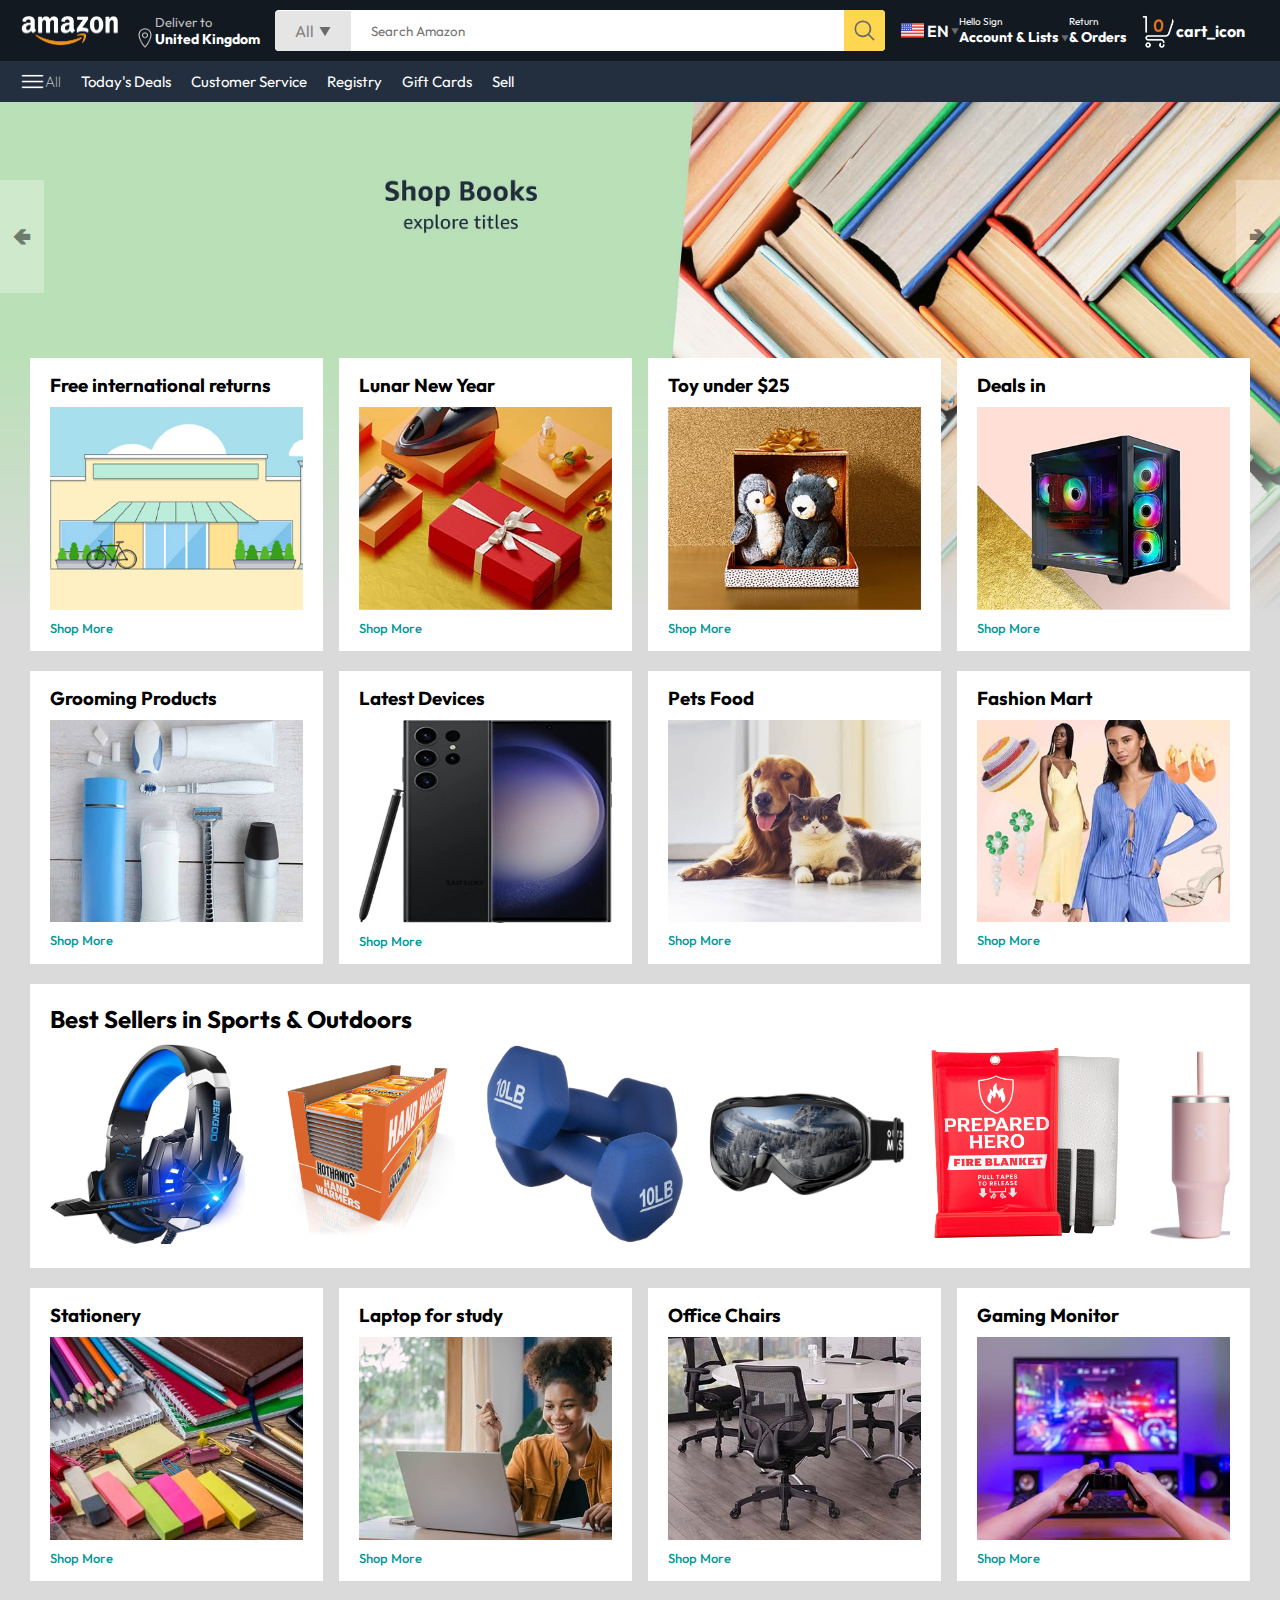
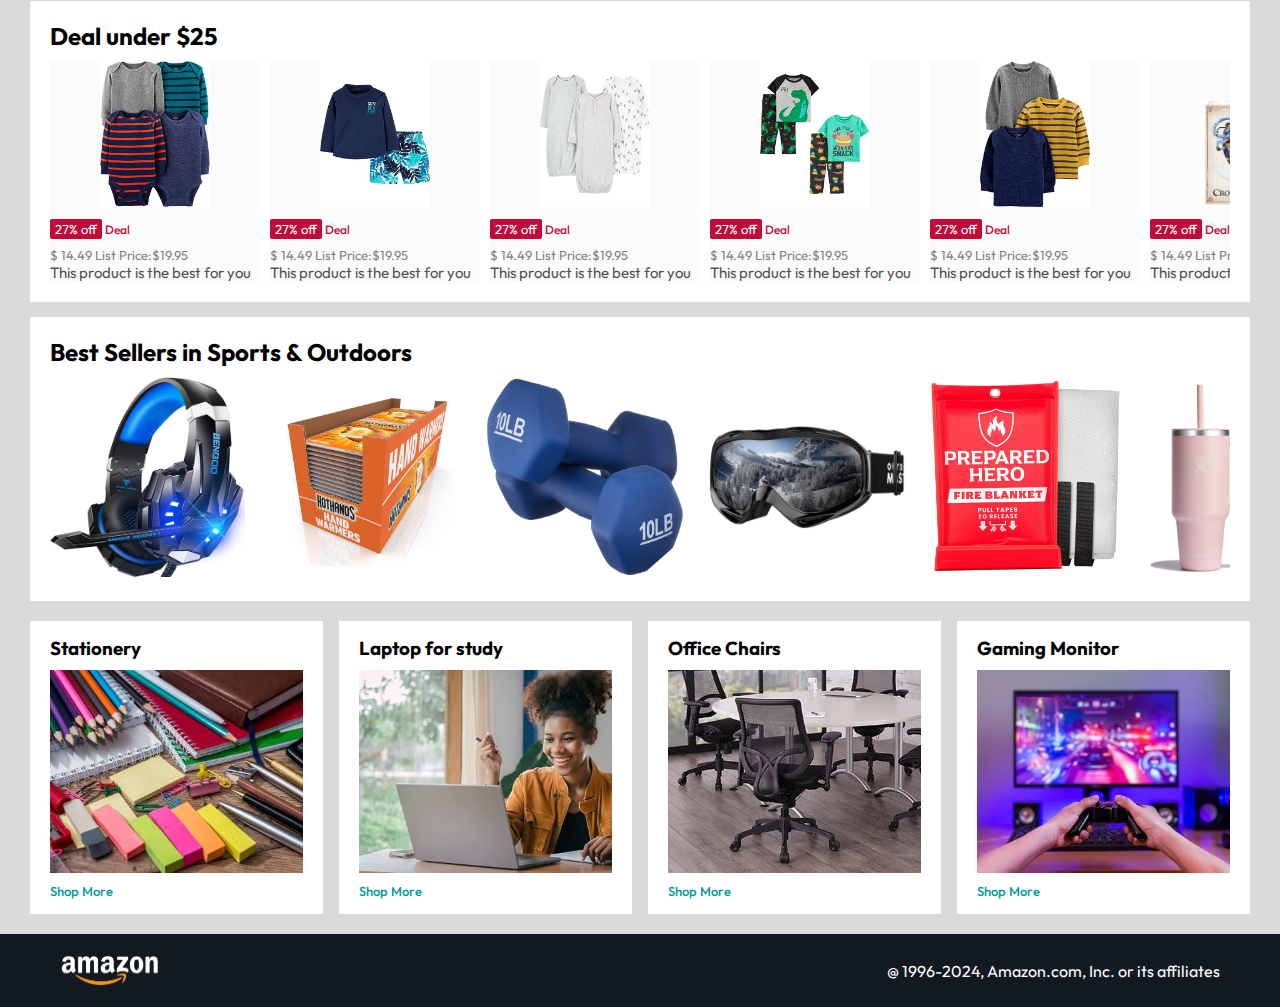
<file: index.html>
<!DOCTYPE html>
<html lang="en">
<head>
    <meta charset="UTF-8">
    <meta name="viewport" content="width=device-width, initial-scale=1.0">
    <title>Amazon Clone</title>
    <link rel="stylesheet" href="style.css">
</head>
<body>
    <nav>
        <a href="/"></a>
        <img src="img/amazon_logo.png" width="100" alt="">
        </a>
    <div class="nav-country">
       <img src="img/location_icon.png" height="20" alt="">
       <div>
        <p> Deliver to</p>
        <h1>United Kingdom</h1>
       </div> 
    </div>

    <div class="nav-search">
        <div class="nav-search-gategory">
            <p>All</p>
            <img src="img/dropdown_icon.png" height="12" alt="">
        </div>
        <input type="text" class="nav-search-input" placeholder="Search Amazon">
        <img src="img/search_icon.png" class="nav-search-icon" alt="">                                                                                                          
    </div>

    <div class="nav-language">
        <img src="img/us_flag.png" width="25px" alt="">
        <p>EN</p>
        <img src="img/dropdown_icon.png" width="8px" alt="">
    </div>
    <div class="nav-text">
        <p> <a href="C:/Users/HP/Desktop/pro/signin.html">Hello Sign</a></p>
        <h1>Account & Lists <img src="img/dropdown_icon.png" width="8px" alt=""></h1>      
    </div>
    <div class="nav-text">
        <p>Return</p>
        <h1>& Orders</h1>      
    </div>
    <a href="C:/Users/HP/Desktop/pro/cart.html" class="nav-cart">
        <img src="img/cart_icon.png" width="35px" alt="">
        <h4>cart_icon</h4>
    </a>
    </nav>
    <div class="nav-bottom">
        <div>
        <img src="img/menu_icon.png" width="25px"  alt="">
        <p>All</p>
    </div>
    <p>Today's Deals</p>
    <p>Customer Service</p>
    <p>Registry</p>
    <p>Gift Cards</p>
    <p>Sell</p>
</div>
<div class="header-slider">
    <a href="#" class="control_prev">&#129144</a>
    <a href="#" class="control_next">&#129146</a>
    <ul>
        <img src="img/header1.jpg" class="header-img" alt="">
        <img src="img/header2.jpg" class="header-img" alt="">
        <img src="img/header3.jpg" class="header-img" alt="">
        <img src="img/header4.jpg" class="header-img" alt="">
        <img src="img/header5.jpg" class="header-img" alt="">
        <img src="img/header6.jpg" class="header-img" alt="">
    </ul>
</div>
<div class="box-row header-box">
    <div class="box-col">
        <h3> Free international returns</h3>
        <img src="img/box1-1.jpg" alt="">
        <a href="/">Shop More</a>
    </div>
    <div class="box-col">
        <h3> Lunar New Year</h3>
        <img src="img/box1-2.jpg" alt="">
        <a href="/">Shop More</a>
    </div>
    <div class="box-col">
        <h3> Toy under $25</h3>
        <img src="img/box1-3.jpg" alt="">
        <a href="/">Shop More</a>
    </div>
    <div class="box-col">
        <h3> Deals in</h3>
        <img src="img/box1-4.jpg" alt="">
        <a href="/">Shop More</a>
    </div>
</div>
<div class="box-row">
    <div class="box-col">
        <h3> Grooming Products</h3>
        <img src="img/box2-1.jpg" alt="">
        <a href="/">Shop More</a>
    </div>
    <div class="box-col">
        <h3> Latest Devices</h3>
        <img src="img/box2-2.jpg" alt="">
        <a href="/">Shop More</a>
    </div>
    <div class="box-col">
        <h3> Pets Food</h3>
        <img src="img/box2-3.jpg" alt="">
        <a href="/">Shop More</a>
    </div>
    <div class="box-col">
        <h3> Fashion Mart</h3>
        <img src="img/box2-4.jpg" alt="">
        <a href="/">Shop More</a>
    </div>
</div>

<div class="product-slider">
    <h2>Best Sellers in Sports & Outdoors</h2>
    <div class="products">
        <a href="C:/Users/HP/Desktop/pro/product.html"> <img src="img/product_img.jpg" alt="" target="main"> </a>
        <img src="img/product1-1.jpg" alt="">
        <img src="img/product1-2.jpg" alt="">
        <img src="img/product1-3.jpg" alt="">
        <img src="img/product1-4.jpg" alt="">
        <img src="img/product1-5.jpg" alt="">
        <img src="img/product1-6.jpg" alt="">
        <img src="img/product1-7.jpg" alt="">
        <img src="img/product1-8.jpg" alt="">
        <img src="img/product1-9.jpg" alt="">
        <img src="img/product1-10.jpg" alt="">
    </div>
</div>

<div class="box-row">
    <div class="box-col">
        <h3> Stationery</h3>
        <img src="img/box3-1.jpg" alt="">
        <a href="/">Shop More</a>
    </div>
    <div class="box-col">
        <h3>Laptop for study </h3>
        <img src="img/box3-2.jpg" alt="">
        <a href="/">Shop More</a>
    </div>
    <div class="box-col">
        <h3> Office Chairs</h3>
        <img src="img/box3-3.jpg" alt="">
        <a href="/">Shop More</a>
    </div>
    <div class="box-col">
        <h3> Gaming Monitor</h3>
        <img src="img/box3-4.jpg" alt="">
        <a href="/">Shop More</a>
    </div>
</div>

<div class="products-slider-with-price">
   <h2>Deal under $25</h2>
   <div class="products">
    <div class="product-card">
        <div class="product-img-container">
          <img src="img/product2-1.jpg" alt="">  
        </div>
        <div class="product-offer">
            <p>27% off</p> <span>Deal</span>
        </div> 
        <p class="product-price">$ <span>14.49</span> List Price:$19.95</p>
        <h4>This product is the best for you</h4> 
    </div>
    <div class="product-card">
        <div class="product-img-container">
          <img src="img/product2-2.jpg" alt="">  
        </div>
        <div class="product-offer">
            <p>27% off</p> <span>Deal</span>
        </div> 
        <p class="product-price">$ <span>14.49</span> List Price:$19.95</p>
        <h4>This product is the best for you</h4> 
    </div>
    <div class="product-card">
        <div class="product-img-container">
          <img src="img/product2-3.jpg" alt="">  
        </div>
        <div class="product-offer">
            <p>27% off</p> <span>Deal</span>
        </div> 
        <p class="product-price">$ <span>14.49</span> List Price:$19.95</p>
        <h4>This product is the best for you</h4> 
    </div>
    <div class="product-card">
        <div class="product-img-container">
          <img src="img/product2-4.jpg" alt="">  
        </div>
        <div class="product-offer">
            <p>27% off</p> <span>Deal</span>
        </div> 
        <p class="product-price">$ <span>14.49</span> List Price:$19.95</p>
        <h4>This product is the best for you</h4> 
    </div>
    <div class="product-card">
        <div class="product-img-container">
          <img src="img/product2-5.jpg" alt="">  
        </div>
        <div class="product-offer">
            <p>27% off</p> <span>Deal</span>
        </div> 
        <p class="product-price">$ <span>14.49</span> List Price:$19.95</p>
        <h4>This product is the best for you</h4> 
    </div>
    <div class="product-card">
        <div class="product-img-container">
          <img src="img/product2-6.jpg" alt="">  
        </div>
        <div class="product-offer">
            <p>27% off</p> <span>Deal</span>
        </div> 
        <p class="product-price">$ <span>14.49</span> List Price:$19.95</p>
        <h4>This product is the best for you</h4> 
    </div>
    <div class="product-card">
        <div class="product-img-container">
          <img src="img/product2-7.jpg" alt="">  
        </div>
        <div class="product-offer">
            <p>27% off</p> <span>Deal</span>
        </div> 
        <p class="product-price">$ <span>14.49</span> List Price:$19.95</p>
        <h4>This product is the best for you</h4> 
    </div>
    <div class="product-card">
        <div class="product-img-container">
          <img src="img/product2-8.jpg" alt="">  
        </div>
        <div class="product-offer">
            <p>27% off</p> <span>Deal</span>
        </div> 
        <p class="product-price">$ <span>14.49</span> List Price:$19.95</p>
        <h4>This product is the best for you</h4> 
    </div>
    <div class="product-card">
        <div class="product-img-container">
          <img src="img/product2-9.jpg" alt="">  
        </div>
        <div class="product-offer">
            <p>27% off</p> <span>Deal</span>
        </div> 
        <p class="product-price">$ <span>14.49</span> List Price:$19.95</p>
        <h4>This product is the best for you</h4> 
    </div>
    <div class="product-card">
        <div class="product-img-container">
          <img src="img/product2-10.jpg" alt="">  
        </div>
        <div class="product-offer">
            <p>27% off</p> <span>Deal</span>
        </div> 
        <p class="product-price">$ <span>14.49</span> List Price:$19.95</p>
        <h4>This product is the best for you</h4> 
    </div>
    <div class="product-card">
        <div class="product-img-container">
          <img src="img/product2-11.jpg" alt="">  
        </div>
        <div class="product-offer">
            <p>27% off</p> <span>Deal</span>
        </div> 
        <p class="product-price">$ <span>14.49</span> List Price:$19.95</p>
        <h4>This product is the best for you</h4> 
    </div>
   </div>
</div>

<div class="product-slider">
    <h2>Best Sellers in Sports & Outdoors</h2>
    <div class="products">
        <a href="C:/Users/HP/Desktop/pro/product.html">
        <img src="img/product_img.jpg" alt="">
        </a>
        <img src="img/product1-1.jpg" alt="">
        <img src="img/product1-2.jpg" alt="">
        <img src="img/product1-3.jpg" alt="">
        <img src="img/product1-4.jpg" alt="">
        <img src="img/product1-5.jpg" alt="">
        <img src="img/product1-6.jpg" alt="">
        <img src="img/product1-7.jpg" alt="">
        <img src="img/product1-8.jpg" alt="">
        <img src="img/product1-9.jpg" alt="">
        <img src="img/product1-10.jpg" alt="">
    </div>
</div>

<div class="box-row">
    <div class="box-col">
        <h3> Stationery</h3>
        <img src="img/box3-1.jpg" alt="">
        <a href="/">Shop More</a>
    </div>
    <div class="box-col">
        <h3>Laptop for study </h3>
        <img src="img/box3-2.jpg" alt="">
        <a href="/">Shop More</a>
    </div>
    <div class="box-col">
        <h3> Office Chairs</h3>
        <img src="img/box3-3.jpg" alt="">
        <a href="/">Shop More</a>
    </div>
    <div class="box-col">
        <h3> Gaming Monitor</h3>
        <img src="img/box3-4.jpg" alt="">
        <a href="/">Shop More</a>
    </div>
</div>

<footer>
    <img src="img/amazon_logo.png" width="100" alt="">
    <p> @ 1996-2024, Amazon.com, Inc. or its affiliates</p>
</footer>

<script src="script.js"></script>
   </body> 
</body>
</html>
</file>
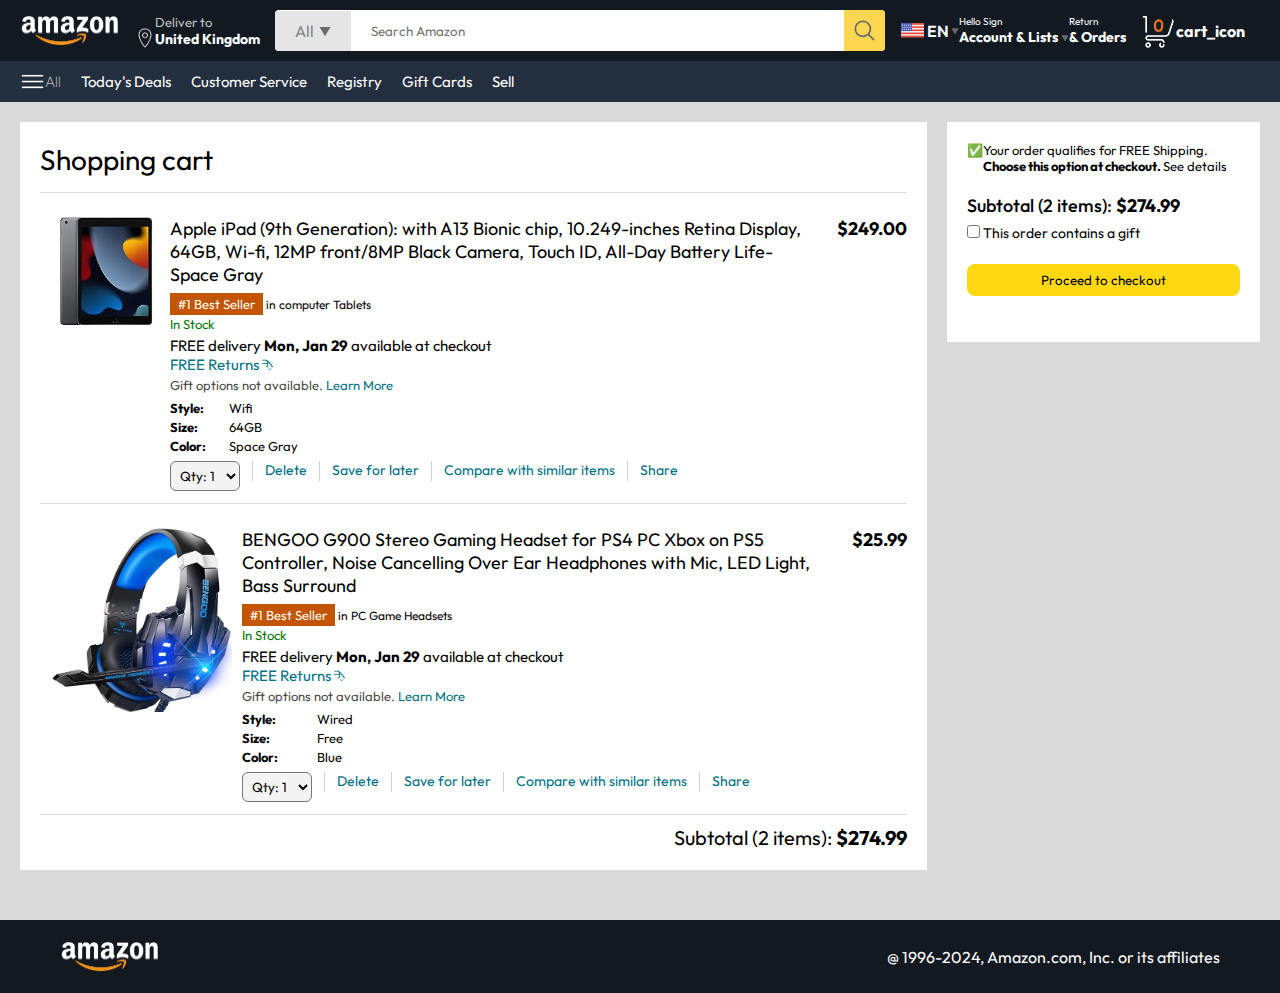
<file: cart.html>
<!DOCTYPE html>
<html lang="en">
<head>
    <meta charset="UTF-8">
    <meta name="viewport" content="width=device-width, initial-scale=1.0">
    <title>Cart</title>
    <link rel="stylesheet" href="./style.css">
    <link rel="stylesheet" href="./cart.css">
</head>
<body>
  
    <nav>
        <a href="/"></a>
        <img src="img/amazon_logo.png" width="100" alt="">
        </a>
    <div class="nav-country">
       <img src="img/location_icon.png" height="20" alt="">
       <div>
        <p> Deliver to</p>
        <h1>United Kingdom</h1>
       </div> 
    </div>

    <div class="nav-search">
        <div class="nav-search-gategory">
            <p>All</p>
            <img src="img/dropdown_icon.png" height="12" alt="">
        </div>
        <input type="text" class="nav-search-input" placeholder="Search Amazon">
        <img src="img/search_icon.png" class="nav-search-icon" alt="">                                                                                                          
    </div>

    <div class="nav-language">
        <img src="img/us_flag.png" width="25px" alt="">
        <p>EN</p>
        <img src="img/dropdown_icon.png" width="8px" alt="">
    </div>
    <div class="nav-text">
        <p> <a href="/signin.html">Hello Sign</a></p>
        <h1>Account & Lists <img src="img/dropdown_icon.png" width="8px" alt=""></h1>      
    </div>
    <div class="nav-text">
        <p>Return</p>
        <h1>& Orders</h1>      
    </div>
    <a href="/cart.html" class="nav-cart">
        <img src="img/cart_icon.png" width="35px" alt="">
        <h4>cart_icon</h4>
    </a>
    </nav>
    <div class="nav-bottom">
        <div>
        <img src="img/menu_icon.png" width="25px"  alt="">
        <p>All</p>
    </div>
    <p>Today's Deals</p>
    <p>Customer Service</p>
    <p>Registry</p>
    <p>Gift Cards</p>
    <p>Sell</p>
</div>

<div class="cart">
    <div class="cart-left">
        <h1>Shopping cart</h1>
        <hr>
        <div class="product-cart-list">
            <img src="img/ipad_img.jpg" alt="" width="108px">
            <div>
                <div class="product-cart-titleprice">
                    <p>Apple iPad (9th Generation): with A13 Bionic chip, 10.249-inches
                        Retina Display, 64GB, Wi-fi, 12MP front/8MP Black
                        Camera, Touch ID, All-Day Battery Life-Space Gray
                    </p>
                    <p><b>$249.00</b></p>
                </div>
                <p class="product-cart-bestseller"><span>#1 Best Seller</span> in computer Tablets</p>
                <p class="product-cart-stock">In Stock</p>
                <p class="product-cart-delivery">FREE delivery <b>Mon, Jan 29</b> available at checkout</p>
                <p class="product-cart-returns">FREE Returns &#11191</p>
                <p class="product-cart-gift">Gift options not available. <span>Learn More</span></p>

                <div class="product-cart-specs">
                    <p><b>Style:</b></p> <p>Wifi</p>
                    <p><b>Size:</b></p> <p>64GB</p>
                    <p><b>Color:</b></p> <p>Space Gray</p>
                </div>

                <div class="cart-list-action">
                    <select>
                        <option value="1">Qty: 1</option>
                        <option value="2">Qty: 2</option>
                        <option value="3">Qty: 3</option>
                        <option value="4">Qty: 4</option>
                        <option value="5">Qty: 5</option>
                    </select>
                    <hr>
                    <p class="action-btn">Delete</p>
                    <hr>
                    <p class="action-btn">Save for later</p>
                    <hr>
                    <p class="action-btn">Compare with similar items</p>
                    <hr>
                    <p class="action-btn">Share</p>   
                </div>
                
            </div>
        </div>
        <hr>
        <div class="product-cart-list">
            <img src="img/product_img.jpg" alt="" width="180px">
            <div>
                <div class="product-cart-titleprice">
                    <p>BENGOO G900 Stereo Gaming Headset for PS4 PC Xbox on
                        PS5 Controller, Noise Cancelling Over Ear Headphones with
                        Mic, LED Light, Bass Surround
                    </p>
                    <p><b>$25.99</b></p>
                </div>
                <p class="product-cart-bestseller"><span>#1 Best Seller</span> in PC Game Headsets</p>
                <p class="product-cart-stock">In Stock</p>
                <p class="product-cart-delivery">FREE delivery <b>Mon, Jan 29</b> available at checkout</p>
                <p class="product-cart-returns">FREE Returns &#11191</p>
                <p class="product-cart-gift">Gift options not available. <span>Learn More</span></p>

                <div class="product-cart-specs">
                    <p><b>Style:</b></p> <p>Wired</p>
                    <p><b>Size:</b></p> <p>Free</p>
                    <p><b>Color:</b></p> <p>Blue</p>
                </div>

                <div class="cart-list-action">
                    <select>
                        <option value="1">Qty: 1</option>
                        <option value="2">Qty: 2</option>
                        <option value="3">Qty: 3</option>
                        <option value="4">Qty: 4</option>
                        <option value="5">Qty: 5</option>
                    </select>
                    <hr>
                    <p class="action-btn">Delete</p>
                    <hr>
                    <p class="action-btn">Save for later</p>
                    <hr>
                    <p class="action-btn">Compare with similar items</p>
                    <hr>
                    <p class="action-btn">Share</p>   
                </div>
         </div>
     </div>
    
    <hr>
    <div class="cart-list-subtotal">
        Subtotal (2 items): <b>$274.99</b>
    </div>
</div>
    <div class="cart-right">
        <div class="cart-free-delivery">
            <p>&#x2705</p>
            <p>Your order qualifies for FREE Shipping. <b>Choose this option at checkout. </b> See details</p>
        </div>
        <p class="cart-subtotal"> Subtotal (2 items): <b>$274.99</b></p>
        <p class="cart-right-gift"> <input type="checkbox"> This order contains a gift</p>
        <button>Proceed to checkout</button>
    </div>
</div>

<footer class="footer-cart">
    <img src="img/amazon_logo.png" width="100" alt="">
    <p> @ 1996-2024, Amazon.com, Inc. or its affiliates</p>
</footer>
</body>
</html>
</file>
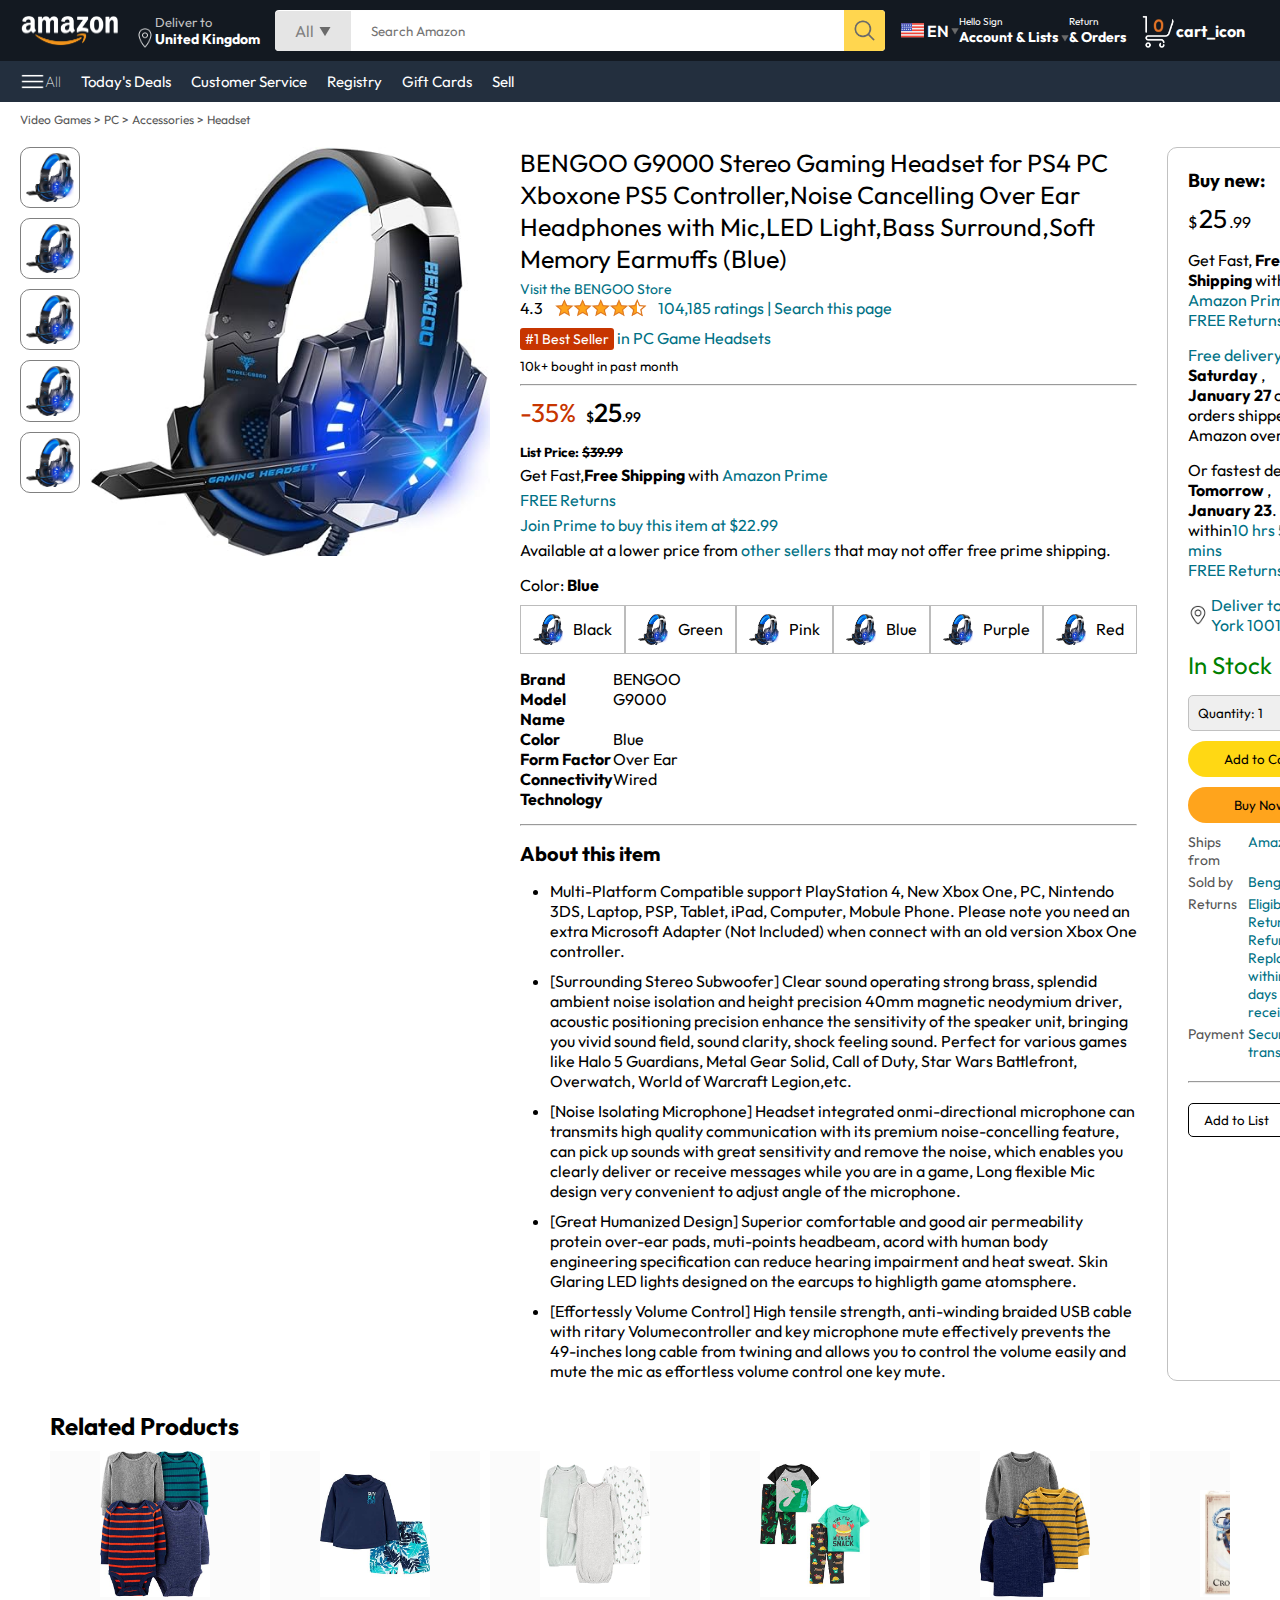
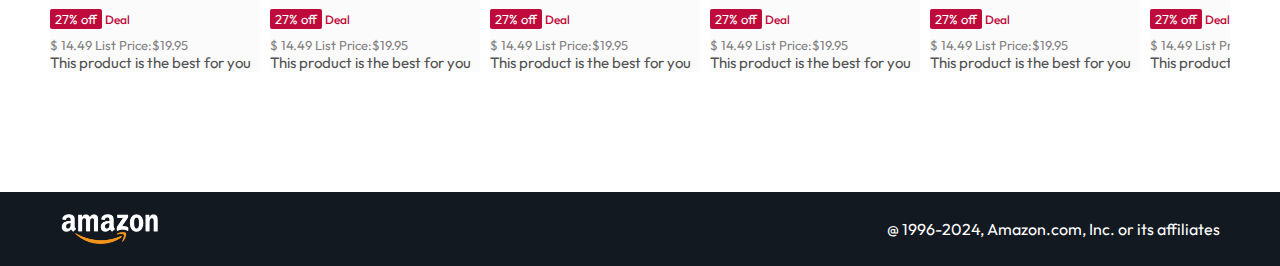
<file: product.html>
<!DOCTYPE html>
<html lang="en">
<head>
    <meta charset="UTF-8">
    <meta name="viewport" content="width=device-width, initial-scale=1.0">
    <title>Product Page</title>
    <link rel="stylesheet" href="style.css">
    <link rel="stylesheet" href="product.css">
</head>
<body>
    <nav>
        <a href="/"></a>
        <img src="img/amazon_logo.png" width="100" alt="">
        </a>
    <div class="nav-country">
       <img src="img/location_icon.png" height="20" alt="">
       <div>
        <p> Deliver to</p>
        <h1>United Kingdom</h1>
       </div> 
    </div>

    <div class="nav-search">
        <div class="nav-search-gategory">
            <p>All</p>
            <img src="img/dropdown_icon.png" height="12" alt="">
        </div>
        <input type="text" class="nav-search-input" placeholder="Search Amazon">
        <img src="img/search_icon.png" class="nav-search-icon" alt="">                                                                                                          
    </div>

    <div class="nav-language">
        <img src="img/us_flag.png" width="25px" alt="">
        <p>EN</p>
        <img src="img/dropdown_icon.png" width="8px" alt="">
    </div>
    <div class="nav-text">
        <p> <a href="C:/Users/HP/Desktop/pro/signin.html" target="main">Hello Sign</a></p>
        <h1>Account & Lists <img src="img/dropdown_icon.png" width="8px" alt=""></h1>      
    </div>
    <div class="nav-text">
        <p>Return</p>
        <h1>& Orders</h1>      
    </div>
    <a href="C:/Users/HP/Desktop/pro/cart.html" class="nav-cart" target="main">
        <img src="img/cart_icon.png" width="35px" alt="" target="_main" >
        <h4>cart_icon</h4>
    </a>
    </nav>
    <div class="nav-bottom">
        <div>
        <img src="img/menu_icon.png" width="25px"  alt="">
        <p>All</p>
    </div>
    <p>Today's Deals</p>
    <p>Customer Service</p>
    <p>Registry</p>
    <p>Gift Cards</p>
    <p>Sell</p>
</div>

<p class="breadcrum">Video Games > PC > Accessories > Headset</p>

<div class="product-display">
    <div class="product-d-image">
        <div class="product-icons">
            <img src="img/product_img.jpg" alt="" width="60">
            <img src="img/product_img.jpg" alt="" width="60">
            <img src="img/product_img.jpg" alt="" width="60">
            <img src="img/product_img.jpg" alt="" width="60">
            <img src="img/product_img.jpg" alt="" width="60"> 
        </div>
        <div class="product-main-image">
            <img src="img/product_img.jpg" alt="" width="400">
        </div>
    </div>
    <div class="product-d-details">
        <P class=" product-title">
            BENGOO G9000 Stereo Gaming Headset for PS4 PC Xboxone PS5
            Controller,Noise Cancelling Over Ear Headphones with Mic,LED Light,Bass Surround,Soft Memory Earmuffs (Blue)
        </P>
         <p class="brand-store"> Visit the BENGOO Store</p>
         <div class="product-rating">
            <div>
                <div>4.3 <img src="img/rating_img.png" height="20px"></div>
                 <p>104,185 ratings | Search this page</p>
            </div>
            <p><span>#1 Best Seller</span> in PC Game Headsets</p>
            <h5>10k+ bought in past month</h5>
            <hr>
         </div>
         <div class="product-d-price">
            <div>
                <p>-35%</p>
                <h1>$<span>25</span>.99</h1>
            </div>
            <h5>List Price: <span>$39.99</span></h5>
            <p>Get Fast,<b>Free Shipping </b>with <span>Amazon Prime</span></p>
            <p><span>FREE Returns</span></p>
            <p><span>Join Prime to buy this item at $22.99</span></p>
            <p>Available at a lower price from <span>other sellers </span>that may not offer free prime shipping.</p>
         </div>
       
         <div class="product-color-selection">
            <p>Color: <b>Blue</b></p>
            <div class="product-color-options">
                <div class="option">
                    <img src="img/product_img.jpg" alt="" width="30px">
                    <p>Black</p>
                </div>
                <div class="option">
                    <img src="img/product_img.jpg" alt="" width="30px">
                    <p>Green</p>
                </div>
                <div class="option">
                    <img src="img/product_img.jpg" alt="" width="30px">
                    <p>Pink</p>
                </div>
                <div class="option">
                    <img src="img/product_img.jpg" alt="" width="30px">
                    <p>Blue</p>
                </div>
                <div class="option">
                    <img src="img/product_img.jpg" alt="" width="30px">
                    <p>Purple</p>
                </div>
                <div class="option">
                    <img src="img/product_img.jpg" alt="" width="30px">
                    <p>Red</p>
                </div>
            </div>
         </div>
         <div class="product-info">
            <p><b>Brand</b></p> <p>BENGOO</p>
            <p><b>Model Name</b></p> <p>G9000</p>
            <p><b>Color</b></p> <p>Blue</p>
            <p><b>Form Factor</b></p> <p>Over Ear</p>
            <p><b>Connectivity Technology</b></p> <p>Wired</p>
         </div>
         <hr>
         <div class="product-description">
            <h1>About this item</h1>
            <ul>
                <li>Multi-Platform Compatible support PlayStation 4, New
                     Xbox One, PC, Nintendo 3DS, Laptop, PSP, Tablet, iPad,
                     Computer, Mobule Phone. Please note you need an extra
                     Microsoft Adapter (Not Included) when connect with an old
                     version Xbox One controller.
                </li>
                <li>
                    [Surrounding Stereo Subwoofer] Clear sound operating
                    strong brass, splendid ambient noise isolation and 
                    height precision 40mm magnetic neodymium driver, acoustic
                    positioning precision enhance the sensitivity of the speaker
                    unit, bringing you vivid sound field, sound clarity, shock
                    feeling sound. Perfect for various games like Halo 5
                    Guardians, Metal Gear Solid, Call of Duty, Star Wars
                    Battlefront, Overwatch, World of Warcraft Legion,etc. 
                </li>
                <li>[Noise Isolating Microphone] Headset integrated
                    onmi-directional microphone can transmits high quality
                    communication with its premium noise-concelling feature,
                    can pick up sounds with great sensitivity and remove the 
                    noise, which enables you clearly deliver or receive
                    messages while you are in a game, Long flexible Mic
                    design very convenient to adjust angle of the microphone.
                </li>
                <li>
                    [Great Humanized Design] Superior comfortable and
                    good air permeability protein over-ear pads, muti-points
                    headbeam, acord with human body engineering specification
                    can reduce hearing impairment and heat sweat. Skin
                    Glaring LED lights designed on the earcups to highligth
                    game atomsphere.
                </li>
                <li>
                    [Effortessly Volume Control] High tensile strength,
                    anti-winding braided USB cable with ritary Volumecontroller and key microphone mute effectively prevents
                    the 49-inches long cable from twining and allows you to
                    control the volume easily and mute the mic as effortless
                    volume control one key mute.
                </li>
            </ul>
         </div>
    </div>
    <div class="product-d-purchase">
        <div class="title">
            <h3>Buy new:</h3> <img src="img/circle_icon.png" alt="" width="20px">
        </div>
        <h1 class="price">$<span>25</span>.99</h1>
        <div class="gap">
            <p>Get Fast, <b>Free Shipping</b> with <span>Amazon Prime</span></p>
            <p><span>FREE Returns</span></p>
        </div>
        <div class="gap">
            <p> <span>Free delivery</span> <b>Saturday</b> ,</p>
            <p><b>January 27</b> on orders shipped by Amazon over $35</p>
        </div>
        <div class="gap">
            <p>Or fastest delivery <b>Tomorrow</b> , <b>January 23</b>. Order within<span>10 hrs 56 mins</span></p>
            <p><span>FREE Returns</span></p>
        </div>
        <div class="delivery-location">
            <img src="img/location_icon_dark.png" alt="" width="20px">
            <p><span>Deliver to New York 10014</span></p>
        </div>
        <h2 class="product-stock">In Stock</h2>
        <select class="product-quantity">
            <option value="1">Quantity: 1</option>
            <option value="2">Quantity: 2</option>
            <option value="3">Quantity: 3</option>
        </select>
        <button class="btn">Add to Cart</button>
        <button class="btn product-buy">Buy Now</button>
        <div class="product-seller-info">
            <p>Ships from</p> <p><span>Amazon</span></p>
            <p>Sold by</p> <p><span>Bengoo Inc.</span></p>
            <p>Returns</p> <p><span>Eligible for Return, Refund or Replacement within 30 days of receipt</span></p>
            <p>Payment</p> <p><span>Secure transaction</span></p>
        </div>
        <hr>
        <button class="product-add-list">Add to List</button>
    </div>
</div>

<div class="products-slider-with-price">
    <h2>Related Products</h2>
    <div class="products">
     <div class="product-card">
         <div class="product-img-container">
           <img src="img/product2-1.jpg" alt="">  
         </div>
         <div class="product-offer">
             <p>27% off</p> <span>Deal</span>
         </div> 
         <p class="product-price">$ <span>14.49</span> List Price:$19.95</p>
         <h4>This product is the best for you</h4> 
     </div>
     <div class="product-card">
         <div class="product-img-container">
           <img src="img/product2-2.jpg" alt="">  
         </div>
         <div class="product-offer">
             <p>27% off</p> <span>Deal</span>
         </div> 
         <p class="product-price">$ <span>14.49</span> List Price:$19.95</p>
         <h4>This product is the best for you</h4> 
     </div>
     <div class="product-card">
         <div class="product-img-container">
           <img src="img/product2-3.jpg" alt="">  
         </div>
         <div class="product-offer">
             <p>27% off</p> <span>Deal</span>
         </div> 
         <p class="product-price">$ <span>14.49</span> List Price:$19.95</p>
         <h4>This product is the best for you</h4> 
     </div>
     <div class="product-card">
         <div class="product-img-container">
           <img src="img/product2-4.jpg" alt="">  
         </div>
         <div class="product-offer">
             <p>27% off</p> <span>Deal</span>
         </div> 
         <p class="product-price">$ <span>14.49</span> List Price:$19.95</p>
         <h4>This product is the best for you</h4> 
     </div>
     <div class="product-card">
         <div class="product-img-container">
           <img src="img/product2-5.jpg" alt="">  
         </div>
         <div class="product-offer">
             <p>27% off</p> <span>Deal</span>
         </div> 
         <p class="product-price">$ <span>14.49</span> List Price:$19.95</p>
         <h4>This product is the best for you</h4> 
     </div>
     <div class="product-card">
         <div class="product-img-container">
           <img src="img/product2-6.jpg" alt="">  
         </div>
         <div class="product-offer">
             <p>27% off</p> <span>Deal</span>
         </div> 
         <p class="product-price">$ <span>14.49</span> List Price:$19.95</p>
         <h4>This product is the best for you</h4> 
     </div>
     <div class="product-card">
         <div class="product-img-container">
           <img src="img/product2-7.jpg" alt="">  
         </div>
         <div class="product-offer">
             <p>27% off</p> <span>Deal</span>
         </div> 
         <p class="product-price">$ <span>14.49</span> List Price:$19.95</p>
         <h4>This product is the best for you</h4> 
     </div>
     <div class="product-card">
         <div class="product-img-container">
           <img src="img/product2-8.jpg" alt="">  
         </div>
         <div class="product-offer">
             <p>27% off</p> <span>Deal</span>
         </div> 
         <p class="product-price">$ <span>14.49</span> List Price:$19.95</p>
         <h4>This product is the best for you</h4> 
     </div>
     <div class="product-card">
         <div class="product-img-container">
           <img src="img/product2-9.jpg" alt="">  
         </div>
         <div class="product-offer">
             <p>27% off</p> <span>Deal</span>
         </div> 
         <p class="product-price">$ <span>14.49</span> List Price:$19.95</p>
         <h4>This product is the best for you</h4> 
     </div>
     <div class="product-card">
         <div class="product-img-container">
           <img src="img/product2-10.jpg" alt="">  
         </div>
         <div class="product-offer">
             <p>27% off</p> <span>Deal</span>
         </div> 
         <p class="product-price">$ <span>14.49</span> List Price:$19.95</p>
         <h4>This product is the best for you</h4> 
     </div>
     <div class="product-card">
         <div class="product-img-container">
           <img src="img/product2-11.jpg" alt="">  
         </div>
         <div class="product-offer">
             <p>27% off</p> <span>Deal</span>
         </div> 
         <p class="product-price">$ <span>14.49</span> List Price:$19.95</p>
         <h4>This product is the best for you</h4> 
     </div>
    </div>
 </div>
 <footer class="product-footer">
    <img src="img/amazon_logo.png" width="100" alt="">
    <p> @ 1996-2024, Amazon.com, Inc. or its affiliates</p>
</footer>
 <script>
    const scrollContainer=document.querySelectorAll('.products');
for (const item of scrollContainer) {
    item.addEventListener('wheel',(evt)=>{
       evt.preventDefault();
       item.scrollLeft += evt.deltaY; 
    });
}
 </script>
</body>
</html>
</file>
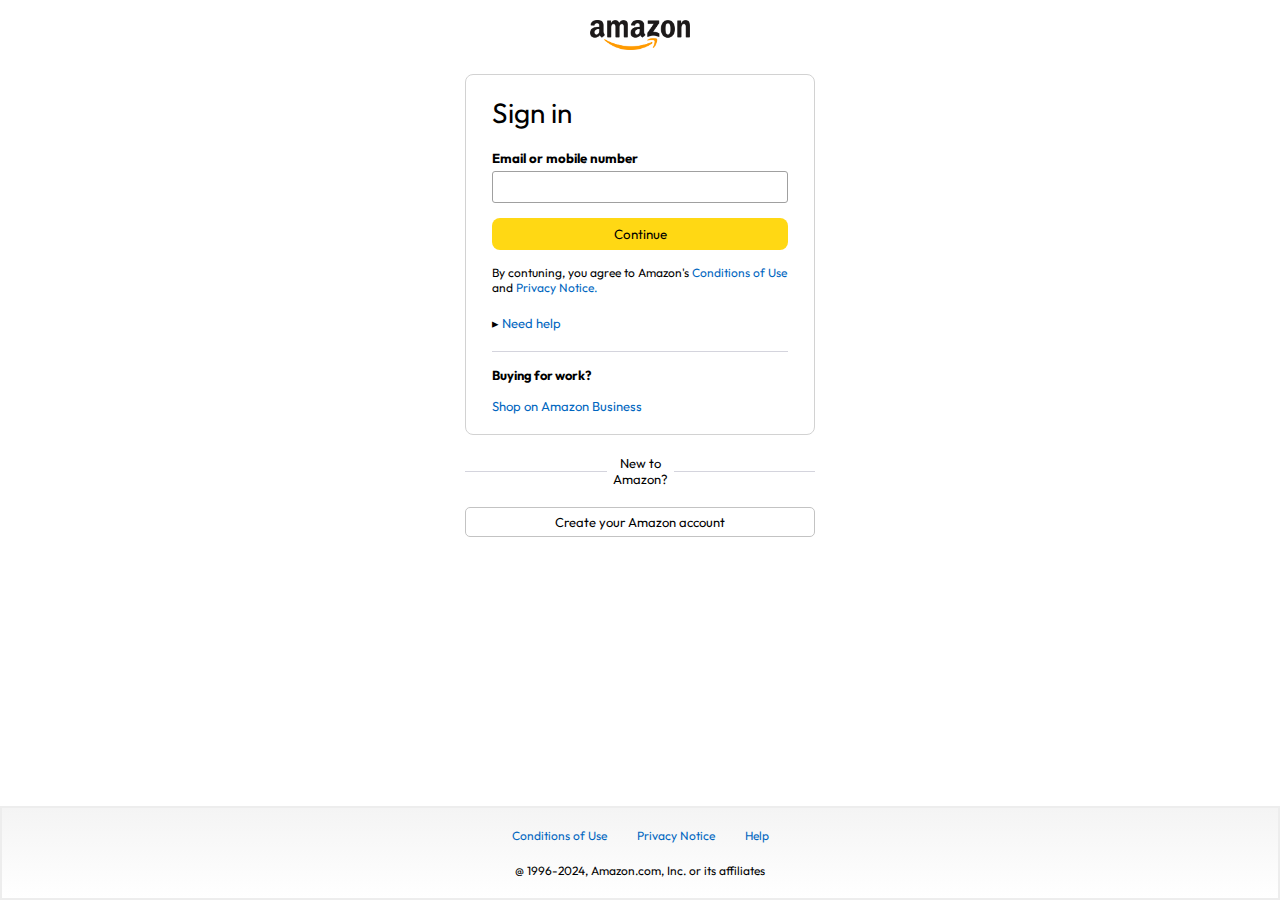
<file: signin.html>
<!DOCTYPE html>
<html lang="en">
<head>
    <meta charset="UTF-8">
    <meta name="viewport" content="width=device-width, initial-scale=1.0">
    <title>SignIn</title>
    <link rel="stylesheet" href="signin.css">
</head>
<body>
    <a href="/"><img class="logo" src="img/amazon_logo_dark.png" alt="" width="100px"></a>
    <div class="signin-container">
        <h1 class="sigin-title">Sign in</h1>
        <h5 class="input-lable">Email or mobile number</h5>
        <input type="text">
        <button>Continue</button>
        <p class="sigin-condition">By contuning, you agree to Amazon's <span>Conditions of Use</span>  and 
          <span>Privacy Notice.</span>   
        </p>
        <p class="signin-help">&#9656 <span>Need help</span></p>
        <hr>
        <h4>Buying for work?</h4>
        <p class="signin-business"><span>Shop on Amazon Business</span></p>
    </div>
    <div class="signin-bottom">
        <hr>
        <p>New to Amazon?</p>
        <hr>
    </div>
    <a href="signup.html" target="main">
        <button class="sign-signup-btn">Create your Amazon account</button>
    </a>
    
    <footer>
        <div class="footer-links">
            <a href="#">Conditions of Use</a>
            <a href="#">Privacy Notice</a>
            <a href="#">Help</a>
        </div>
        <p class="footer-copyright">@ 1996-2024, Amazon.com, Inc. or its affiliates</p>
    </footer>
</body>
</html>
</file>
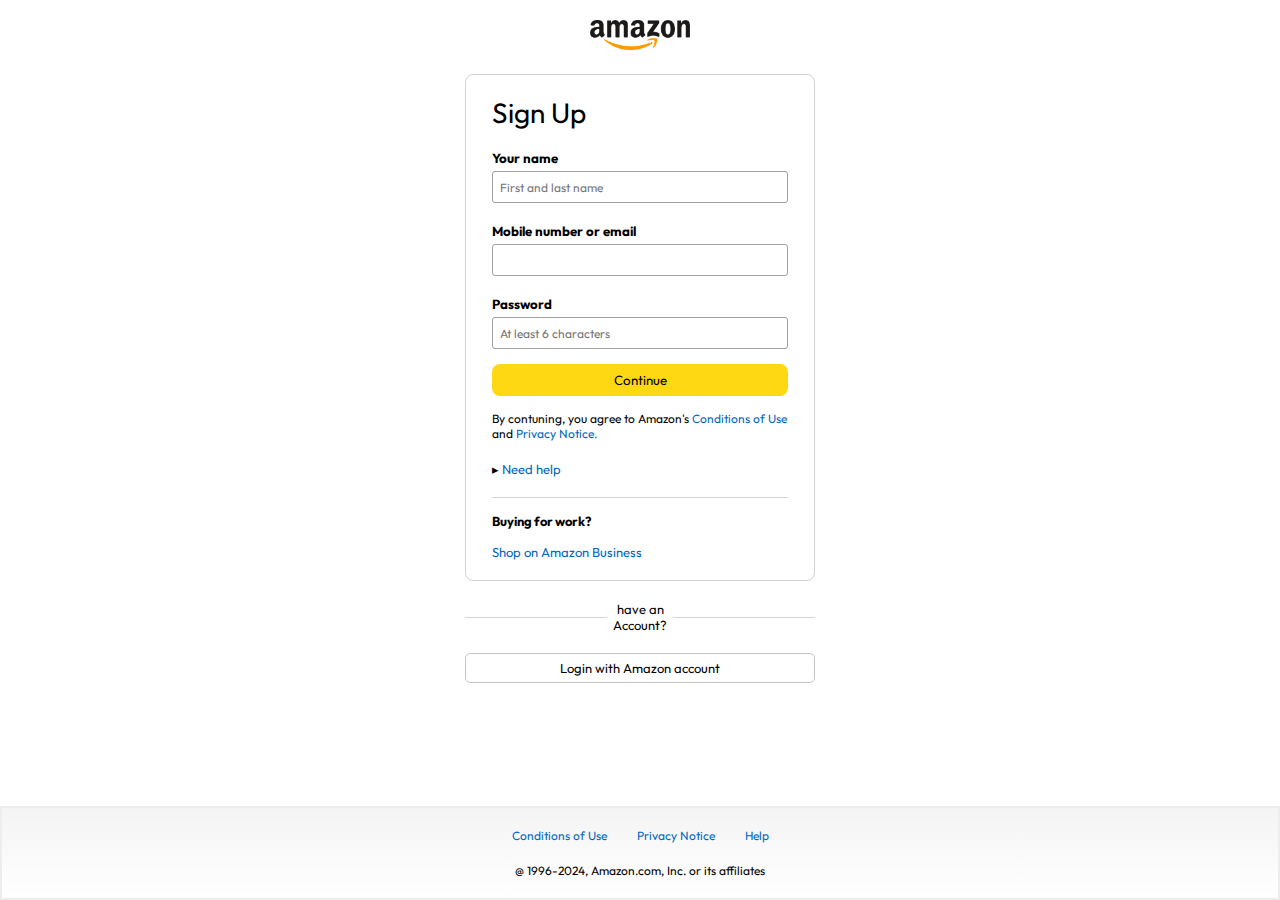
<file: signup.html>
<!DOCTYPE html>
<html lang="en">
<head>
    <meta charset="UTF-8">
    <meta name="viewport" content="width=device-width, initial-scale=1.0">
    <title>Sign Up</title>
    <link rel="stylesheet" href="signin.css">
</head>
<body>
    <a href="/"><img class="logo" src="img/amazon_logo_dark.png" alt="" width="100px"></a>
    <div class="signin-container">
        <h1 class="sigin-title">Sign Up</h1>
        <h5 class="input-lable">Your name</h5>
        <input type="text" placeholder="First and last name">
        <h5 class="input-lable">Mobile number or email</h5>
        <input type="text">
        <h5 class="input-lable">Password</h5>
        <input type="password" placeholder="At least 6 characters">
        <button>Continue</button>
        <p class="sigin-condition">By contuning, you agree to Amazon's <span>Conditions of Use</span>  and 
          <span>Privacy Notice.</span>   
        </p>
        <p class="signin-help">&#9656 <span>Need help</span></p>
        <hr>
        <h4>Buying for work?</h4>
        <p class="signin-business"><span>Shop on Amazon Business</span></p>
    </div>
    <div class="signin-bottom">
        <hr>
        <p>have an Account?</p>
        <hr>
    </div>
    <a href="C:/Users/HP/Desktop/pro/signin.html" target="main">
        <button class="sign-signup-btn">Login with Amazon account</button>
    </a>
    
    <footer>
        <div class="footer-links">
            <a href="#">Conditions of Use</a>
            <a href="#">Privacy Notice</a>
            <a href="#">Help</a>
        </div>
        <p class="footer-copyright">@ 1996-2024, Amazon.com, Inc. or its affiliates</p>
    </footer>
</body>
</html>
</file>
<file: style.css>
@import url('https://fonts.googleapis.com/css2?family=Outfit:wght@100..900&display=swap');
*{
    padding: 0;
    margin: 0;
    box-sizing: border-box;
    font-family: Outfit;
}
body{
    background-color:#dadada ;   
}
a{
    text-decoration: none;
    color: inherit;
}
nav{
    display: flex;
    align-items: center;
    justify-content: space-between;
    background: #131921;
    padding: 10px 20px;
    color: #fff;
}
.nav-country{
    display: flex;
    align-items: end;
    margin-left: 15px;
    font-size: 13px;
    color: #c4c4c4;
}
.nav-country h1{
    color: #fff;
    font-size: 14px;
}
.nav-search{
    flex: 1;
    display: flex;
    align-items: center;
    background: #fff;
    color: gray;
    max-width: 1000px;
    border-radius: 4px;
    margin-left: 15px;
}
.nav-search-gategory{
    display: flex;
    align-items: center;
    padding: 10px 20px;
    gap:5px;
    background: #e5e5e5;
    border-radius: 4px 0 0 4px;
}
.nav-search-input{
    border: none;
    outline: none;
    padding-left: 20px;
    width: 100%;  
}
.nav-search-icon{
    max-width: 41px;
    padding: 8px;
    background: #ffd64f;
    border-radius: 0 4px 4px 0;
}
.nav-language{
    display: flex;
    align-items: center;
    gap: 2px;
    font-weight: 600;
    margin-left: 15px;
}
.nav-text{
    margin-left: 15;
}
.nav-text p{
    font-size: 10px;
}
.nav-text h1{
    font-size: 14px;
}
.nav-cart{
    display: flex;
    align-items: center;
    margin: 0px 15px;
}
.nav-bottom{
    display: flex;
    align-items: center;
    gap: 20px;
    padding: 8px 20px;
    background: #232f3e;
    color: #fff;
    font-size: 15px;
}
.nav-bottom div{
    display: flex;
    align-items: center;
    font-weight: 100;
}
.header-slider ul{
display: flex;
overflow-y: hidden;
}
.header-img{
   max-width: 100%; 
   mask-image: linear-gradient(to bottom,#000000 50%,transparent 100%);
}
.header-slider a{
    position: absolute;
    top: 20%;
    z-index: 1;
    padding: 5vh 1vw;
    background: #ffffff4f;
    color: #0000007b;
    text-decoration: none;
    font-weight: 600;
    font-size: 18px;
    cursor: pointer;
}
.control_next{
    right: 0;
}
.box-row{
    display: flex;
    flex-wrap: wrap;
    row-gap: 20px;
    justify-content: space-between;
    margin: 20px 30px;
}
.box-col{
    display: flex;
    flex-direction: column;
    gap: 10px;
    padding: 15px 20px;
    background: #fff;
    max-width: 24%;
    min-height: 200px;
    z-index: 1;
}
.box-col a{
    font-size: 13px;
    color: #009999;
    font-weight: 500;
}
.header-box{
  margin-top: -20vw;  
}
.product-slider{
    background: #fff;
    margin: 0 30px;
    padding: 20px;
    margin-bottom: 15px;
}
.product-slider .products{
    display: flex;
    overflow-x: auto;
    gap: 20px;
    margin-top: 10px;
}
.product-slider .products img{
    max-width: 200px;
    max-height: 200px;
}
.product-slider .products::-webkit-scrollbar{
    display: none;
}
.products-slider-with-price{
    background: #fff;
    margin: 0 30px;
    padding: 20px;
    margin-bottom: 15px;
}
.products-slider-with-price .products{
    display: flex;
    overflow: auto;
    gap: 10px;
    margin-top: 10px;
}
.products-slider-with-price .products::-webkit-scrollbar{
    display: none;
}
.product-card{
    display: flex;
    flex-direction: column;
    justify-content: end;
    min-width: 210px;
    background: #fbfbfb;
}
.product-card img{
    width: 110px;
    margin: 0 50px;
}
.product-offer p{
    background: #be0b3b;
    color: #fff;
    display: inline-block;
    padding: 2px 5px;
    border-radius: 2px;
    margin: 8px 0;
    font-size: 13px;
}
.product-offer span{
    color: #be0b3b;
    font-weight: 500;
    font-size: 12px;
}
.product-price{
    color: gray;
    font-size: 13px;
}
.product-card h4{
    color: #525252;
    font-size: 15px;
    font-weight: 400;
}
footer{
  display: flex;
  justify-content: space-between;
  align-items: center;
  color: #fff; 
  background: #131921; 
  padding: 20px 60px;
}

/*-------media query------*/
@media only screen and (max-width: 900px) {
    nav{
        flex-wrap: wrap;
    }
    .nav-search{
        order: 7;
        margin: 15px 0 5px;
        min-width: 300px;
    }
}
</file>
<file: cart.css>
.cart{
   display: flex;
   gap: 20px;
   margin: 20px; 
}
.cart-left{
   background: white;
   padding: 20px; 
}
.cart-left h1{
    font-size: 28px;
    font-weight: 400;
    margin-bottom: 15px;
}
.cart-left hr{
    border: none;
    height: 1px;
    background: #dadada;
}
.product-cart-list{
    display: flex;
    align-items: start;
    gap: 10px;
    padding: 24px 0 12px 12px;
}
.product-cart-titleprice{
    display: flex;
    gap: 20px;
    font-size: 18px;
}
.product-cart-bestseller{
    font-size: 12px;
    margin-top: 10px;
}
.product-cart-bestseller span{
    font-size: 13px;
    background: #c45500;
    color: #fff;
    padding: 3px 8px;
}
.product-cart-stock{
    font-size: 13px;
    color: #007600;
    margin: 4px 0;
}
.product-cart-delivery{
    font-size: 15px;
}
.product-cart-returns{
    font-size: 15px;
    color: #007185;
    font-weight: 400;
}
.product-cart-gift{
    color: #494949;
    font-size: 13px;
    margin: 3px 0;
}
.product-cart-gift span{
    color: #007185;
}
.product-cart-specs{
    max-width: 150px;
    display: grid;
    grid-template-columns: auto auto;
    row-gap: 3px;
    font-size: 13px;
    margin: 7px 0;
}
.cart-list-action{
    display: flex;
    gap: 12px;
    font-size: 14px;
    color: #007185;
}
.cart-list-action hr{
    height: 20px;
    width: 1px;
    background: #cfcfcf;
}
.cart-list-action select{
    padding: 5px;
    border-radius: 6px;
    background: #f3f3f3;
}
.cart-list-subtotal{
    text-align: right;
    font-size: 20px;
    margin-top: 10px;
}
.cart-right{
    background: white;
    padding: 20px;
    max-height: 220px;
    min-width: 280px;
}
.cart-free-delivery{
    display: flex;
    font-size: 13px;
}
.cart-subtotal{
    margin-top: 20px;
    font-size: 18px;
    font-weight: 500;
}
.cart-right-gift{
    margin: 7px 0;
    font-size: 14px;
}
.cart-right button{
    width: 100%;
    height: 32px;
    margin: 15px 0;
    background: #ffd814;
    border: none;
    border-radius: 8px;
    cursor: pointer;
}
.cart-right button:hover{
    background: #ebc712;
}
.footer-cart{
    margin-top: 50px;
}
</file>
<file: product.css>
body{
    background:#fff    
}

.breadcrum{
    padding: 10px 20px;
    font-size: 12px;
    color: #565656;
}
.product-display{
    min-height: 100%;
    padding: 10px 20px;
    display: flex;
}
.product-d-image{
    display: flex;
    gap: 10px;
}
.product-icons{
    display: flex;
    flex-direction: column;
    gap: 10px;
}
.product-icons img{
    border: 1px solid gray;
    border-radius: 10px;
    padding: 5px;
}
.product-d-details{
    margin: 0 30px;
}
.product-title{
    font-size: 25px;
}
.brand-store{
    margin-top: 5px;
    color: #007185;
    font-size: 14px;
}
.product-rating{
   display: flex;
   flex-direction: column;
   gap: 10px; 
}
.product-rating div{
    display: flex;
    align-items: center;
    gap: 10px;
}
.product-rating p{
    color: #007185;
}
.product-rating p span{
    color: #fff;
    background: #c73500;
    padding: 2px 5px;
    border-radius: 3px;
    font-size: 14px;
}
.product-rating h5{
    font-weight: 400;   
}
.product-d-price{
    display: flex;
    flex-direction: column;
    gap: 5px;
}
.product-d-price div{
    display: flex;
    align-items: center;
    gap: 10px;
    margin: 10px 0;
}
.product-d-price div p{
    font-size: 26px;
    color: #c73500;
}
.product-d-price div h1{
    font-size: 14px;
    font-weight: 500;
}
.product-d-price div h1 span{
    font-size: 26px;
    font-weight: 500;
}
.product-d-price div h5{
    color: #565656;
    font-weight: 400;
}
.product-d-price h5 span{
    text-decoration: line-through;
}
.product-d-price p span{
    color: #007185;
}
.product-color-selection{
    margin: 15px 0;
}
.product-color-options{
    display: flex;
    justify-content: space-between;
    margin-top: 10px;
}
.option{
    display: flex;
    align-items: center;
    padding: 8px 12px;
    border: 1px solid #bcbcbc;
    gap: 10px;
}
.product-info{
    display: grid;
    grid-template-columns: auto auto;
    max-width: 15px;
    margin-bottom: 15px;
}
.product-description h1{
    font-size: 20px;
    margin: 15px 0;
}
.product-description ul{
    display: flex;
    flex-direction: column;
    gap: 10px;
    margin-left: 30px;
}
.product-d-purchase{
    width: 100%;
    max-width: 280px;
    border: 1px solid #c1c1c1;
    border-radius: 10px;
    padding: 20px;
}
.product-d-purchase .title{
    display: flex;
    justify-content: space-between;
    align-items: center;
}
.product-d-purchase .price{
    font-size: 16px;
    font-weight: 400;
    margin: 10px 0;
}
.product-d-purchase .price span{
    font-size: 26px;
    padding: 2px;
}
.product-d-purchase .gap{
    margin: 15px 0;
}
.product-d-purchase p span{
    color: #007185;
}
.delivery-location{
    display: flex;
    align-items: center;
    gap: 3px;
}
.product-stock{
    margin: 15px 0;
    color: green;
    font-weight: 400;
}
.product-quantity{
    padding: 8px 5px;
    outline: none;
    width: 100%;
    border-radius: 5px;
    background: #efefef;
    border-color: #c1c1c1;
}
.product-d-purchase .btn{
    outline: none;
    border: none;
    background: #ffd814;
    width: 100%;
    padding: 10px 0;
    margin-top: 10px;
    border-radius: 50px;
}
.product-d-purchase .product-buy{
    background: #ffa41c;
}
.product-seller-info{
    margin-top: 10px;
    display: grid;
    grid-template-columns: auto auto;
    gap: 4px;
    font-size: 14px;
    color: #565656;
}
.product-seller-info span{
    color: #007185;
}
.product-d-purchase hr{
    margin: 20px 0;  
}
.product-add-list{
    width: 100%;
    padding: 8px 15px;
    border-radius: 5px;
    border: 1px solid #000;
    text-align: start;
    background: white;
    cursor: pointer;
}
.product-footer{
    margin-top: 100px;
}
</file>
<file: signin.css>
@import url('https://fonts.googleapis.com/css2?family=Outfit:wght@100..900&display=swap');

*{
    padding: 0;
    margin: 0;
    box-sizing: border-box;
    font-family: Outfit;
}
body{
    background: #fff;
    text-align: center;
    font-family: Outfit;
    min-height: 100vh;
}
.logo{
    margin-top: 20px;
}
.signin-container{
    max-width: 350px;
    border: 1px solid #d2d2d2;
    margin: auto;
    margin-top: 20px;
    padding: 20px 26px;
    border-radius: 8px;
    text-align: left;
}
.sigin-title{
    font-size: 28px;
    font-weight: 400;
}
.input-lable{
    margin-top: 20px;
}
.signin-container input{
    width: 100%;
    height: 32px;
    margin-top: 5px;
    padding: 3px 7px;
    border-radius: 3px;
    border: 1px solid #a0a0a0;
    font-size: 12px;
}
.signin-container input:focus{
    outline: 3px solid #c2f2ff;
}
.signin-container button{
    width: 100%;
    height: 32px;
    margin: 15px 0;
    background: #ffd814;
    border: none;
    border-radius: 8px;
    cursor: pointer;
}
.signin-container button:hover{
    background: #ebc712;
}
.sigin-condition{
    font-size: 12px;
}
.signin-container p span{
    color: #0066c0;
}
.signin-help{
    font-size: 13px;
    margin: 20px 0;
}
.signin-container hr{
    border: none;
    height: 1px;
    background: #d4d4dd;
}
.signin-container h4{
    margin: 15px 0;
    font-size: 13px;
}
.signin-business{
    font-size: 13px;
}
.signin-bottom{
    width: 350px;
    font-size: 13px;
    columns: #737373;
    margin: 20px auto;
    display: flex;
    align-items: center;
    justify-content: center;
    gap: 6px;
}
.signin-bottom hr{
    border: none;
    height: 1px;
    background: #d4d4dd;
    width: 110%;
}
.sign-signup-btn{
    width: 350px;
    height: 30px;
    font-size: 13px;
    background: #fff;
    border-radius: 5px;
    border: 1px solid #c3c3c3;

}
.sign-signup-btn:hover{
    background: #f1f1f1;
}
footer{
    width: 100%;
    height: auto;
    max-height: 200px;
    margin-top: 20px;
    padding: 20px 0;
    position: fixed;
    bottom: 0;
    background: linear-gradient(to bottom, #f4f4f4, #fff);
    border: 2px solid #ededed;
    font-size: 12px;
}
footer .footer-links{
    display: flex;
    justify-content: center;
    gap: 30px;
    margin-bottom: 20px;
}
footer .footer-links a{
    text-decoration: none;
    color: #0066c0;
}
</file>
